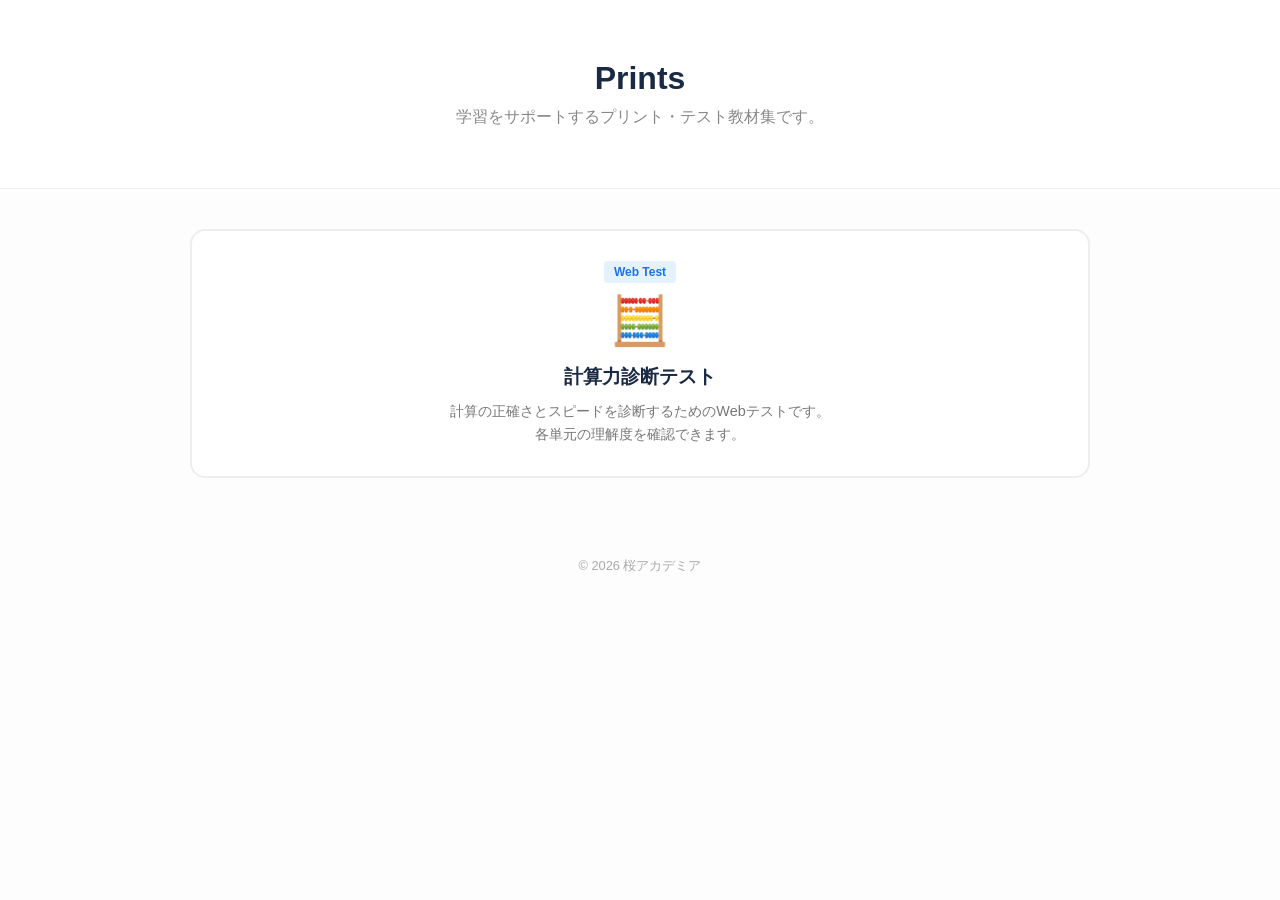
<file: prints/index.html>
<!DOCTYPE html>
<html lang="ja">

<head>
    <meta charset="UTF-8">
    <meta name="viewport" content="width=device-width, initial-scale=1.0">
    <title>Prints - 桜アカデミア</title>
    <style>
        :root {
            --primary-navy: #1a2a44;
            --accent-sakura: #ffcae0;
            --text-gray: #555555;
            --bg-light: #fdfdfd;
        }

        body {
            font-family: "Helvetica Neue", Arial, "Hiragino Kaku Gothic ProN", "Hiragino Sans", Meiryo, sans-serif;
            margin: 0;
            padding: 0;
            color: var(--text-gray);
            background-color: var(--bg-light);
            text-align: center;
        }

        header {
            padding: 60px 20px;
            background-color: #fff;
            border-bottom: 1px solid #eee;
        }

        header h1 {
            color: var(--primary-navy);
            margin: 0 0 10px 0;
            font-size: 2rem;
        }

        .category-desc {
            color: #888;
            font-size: 1rem;
            max-width: 600px;
            margin: 0 auto;
        }

        main {
            padding: 40px 20px;
            max-width: 900px;
            margin: 0 auto;
        }

        .prints-grid {
            display: grid;
            grid-template-columns: repeat(auto-fit, minmax(300px, 1fr));
            gap: 25px;
        }

        .print-card {
            background: #fff;
            border: 2px solid #eee;
            border-radius: 15px;
            padding: 30px 20px;
            text-decoration: none;
            color: var(--primary-navy);
            transition: 0.3s;
            display: flex;
            flex-direction: column;
            align-items: center;
            text-align: center;
        }

        .print-card:hover {
            border-color: var(--accent-sakura);
            transform: translateY(-5px);
            box-shadow: 0 10px 20px rgba(0, 0, 0, 0.05);
        }

        .print-icon {
            font-size: 3rem;
            margin-bottom: 15px;
        }

        .print-title {
            font-size: 1.2rem;
            font-weight: bold;
            margin-bottom: 10px;
        }

        .print-desc {
            font-size: 0.9rem;
            color: #777;
            line-height: 1.6;
        }

        .badge {
            background: #e3f2fd;
            color: #1a73e8;
            padding: 4px 10px;
            border-radius: 4px;
            font-size: 0.75rem;
            font-weight: bold;
            margin-bottom: 10px;
            display: inline-block;
        }

        footer {
            padding: 40px;
            font-size: 0.8rem;
            color: #aaa;
        }
    </style>
</head>

<body>
    <header>
        <h1>Prints</h1>
        <p class="category-desc">
            学習をサポートするプリント・テスト教材集です。
        </p>
    </header>

    <main>
        <div class="prints-grid">
            <!-- Calculation Diagnostic Test -->
            <a href="./calculation-diagnostic-test/index.html" class="print-card">
                <span class="badge">Web Test</span>
                <div class="print-icon">🧮</div>
                <div class="print-title">計算力診断テスト</div>
                <div class="print-desc">
                    計算の正確さとスピードを診断するためのWebテストです。<br>
                    各単元の理解度を確認できます。
                </div>
            </a>
        </div>
    </main>

    <footer>
        &copy; 2026 桜アカデミア
    </footer>
</body>

</html>
</file>
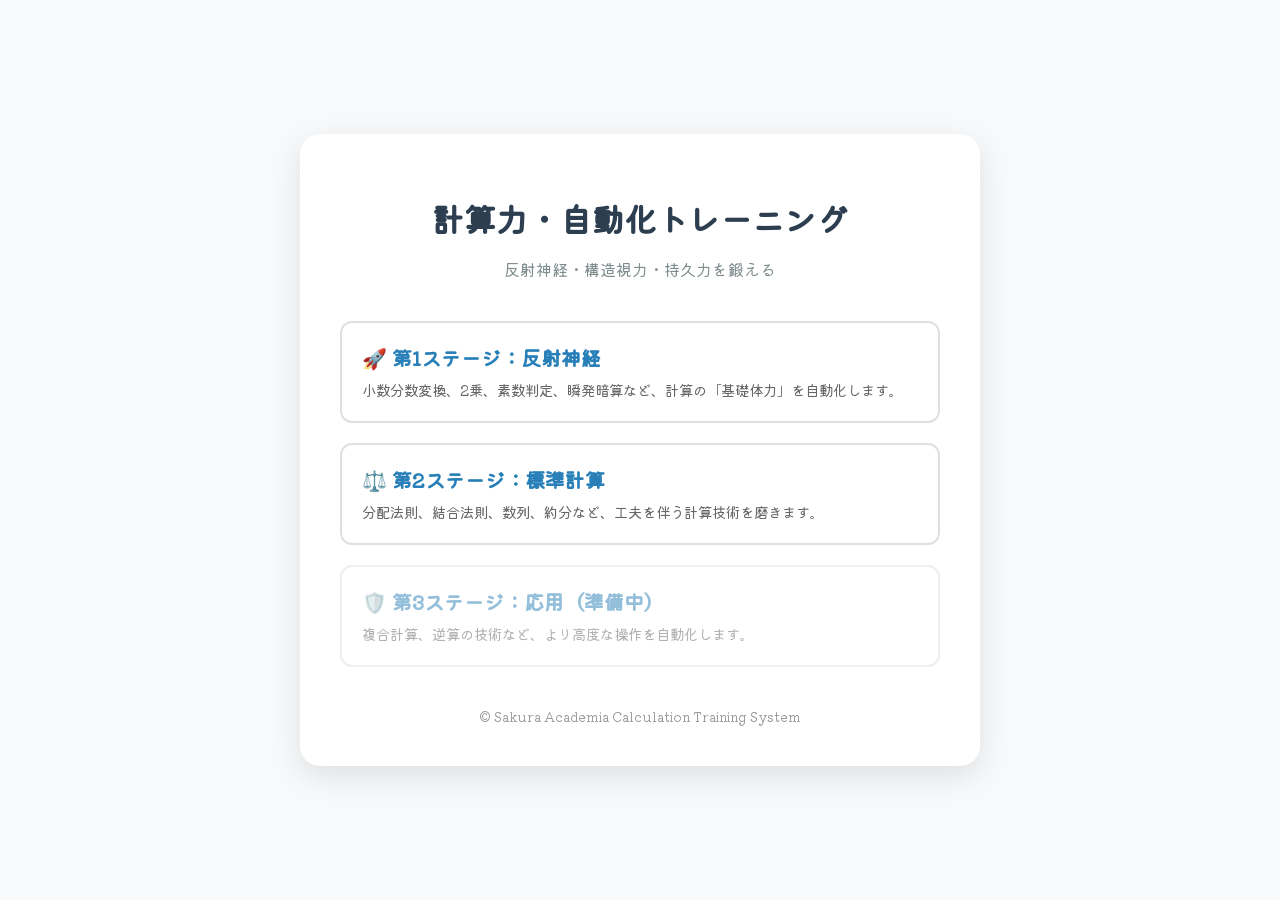
<file: prints/calculation-diagnostic-test/index.html>
<!DOCTYPE html>
<html lang="ja">

<head>
    <meta charset="UTF-8">
    <title>計算力・自動化トレーニング ポータル</title>
    <link href="https://fonts.googleapis.com/css2?family=Kiwi+Maru:wght@400;500&display=swap" rel="stylesheet">
    <style>
        body {
            font-family: 'Kiwi Maru', serif;
            background-color: #f8f9fa;
            display: flex;
            flex-direction: column;
            align-items: center;
            justify-content: center;
            min-height: 100vh;
            margin: 0;
            color: #333;
        }

        .portal-container {
            text-align: center;
            background: white;
            padding: 40px;
            border-radius: 20px;
            box-shadow: 0 10px 30px rgba(0, 0, 0, 0.1);
            max-width: 600px;
            width: 90%;
        }

        h1 {
            color: #2c3e50;
            margin-bottom: 10px;
        }

        .subtitle {
            color: #7f8c8d;
            margin-bottom: 40px;
        }

        .stage-links {
            display: grid;
            gap: 20px;
        }

        .stage-card {
            display: block;
            text-decoration: none;
            background: #fff;
            border: 2px solid #e0e0e0;
            padding: 20px;
            border-radius: 12px;
            transition: all 0.3s ease;
            text-align: left;
        }

        .stage-card:hover {
            border-color: #3498db;
            background: #ebf5fb;
            transform: translateY(-5px);
            box-shadow: 0 5px 15px rgba(52, 152, 219, 0.2);
        }

        .stage-title {
            font-size: 1.25rem;
            font-weight: bold;
            color: #2980b9;
            margin-bottom: 5px;
            display: block;
        }

        .stage-desc {
            font-size: 0.9rem;
            color: #666;
        }

        .footer {
            margin-top: 40px;
            font-size: 0.8rem;
            color: #999;
        }
    </style>
</head>

<body>

    <div class="portal-container">
        <h1>計算力・自動化トレーニング</h1>
        <p class="subtitle">反射神経・構造視力・持久力を鍛える</p>

        <div class="stage-links">
            <a href="stage1.html" class="stage-card">
                <span class="stage-title">🚀 第1ステージ：反射神経</span>
                <span class="stage-desc">小数分数変換、2乗、素数判定、瞬発暗算など、計算の「基礎体力」を自動化します。</span>
            </a>

            <a href="stage2.html" class="stage-card">
                <span class="stage-title">⚖️ 第2ステージ：標準計算</span>
                <span class="stage-desc">分配法則、結合法則、数列、約分など、工夫を伴う計算技術を磨きます。</span>
            </a>

            <div class="stage-card" style="opacity: 0.5; cursor: not-allowed;">
                <span class="stage-title">🛡️ 第3ステージ：応用（準備中）</span>
                <span class="stage-desc">複合計算、逆算の技術など、より高度な操作を自動化します。</span>
            </div>
        </div>

        <div class="footer">
            &copy; Sakura Academia Calculation Training System
        </div>
    </div>

</body>

</html>
</file>
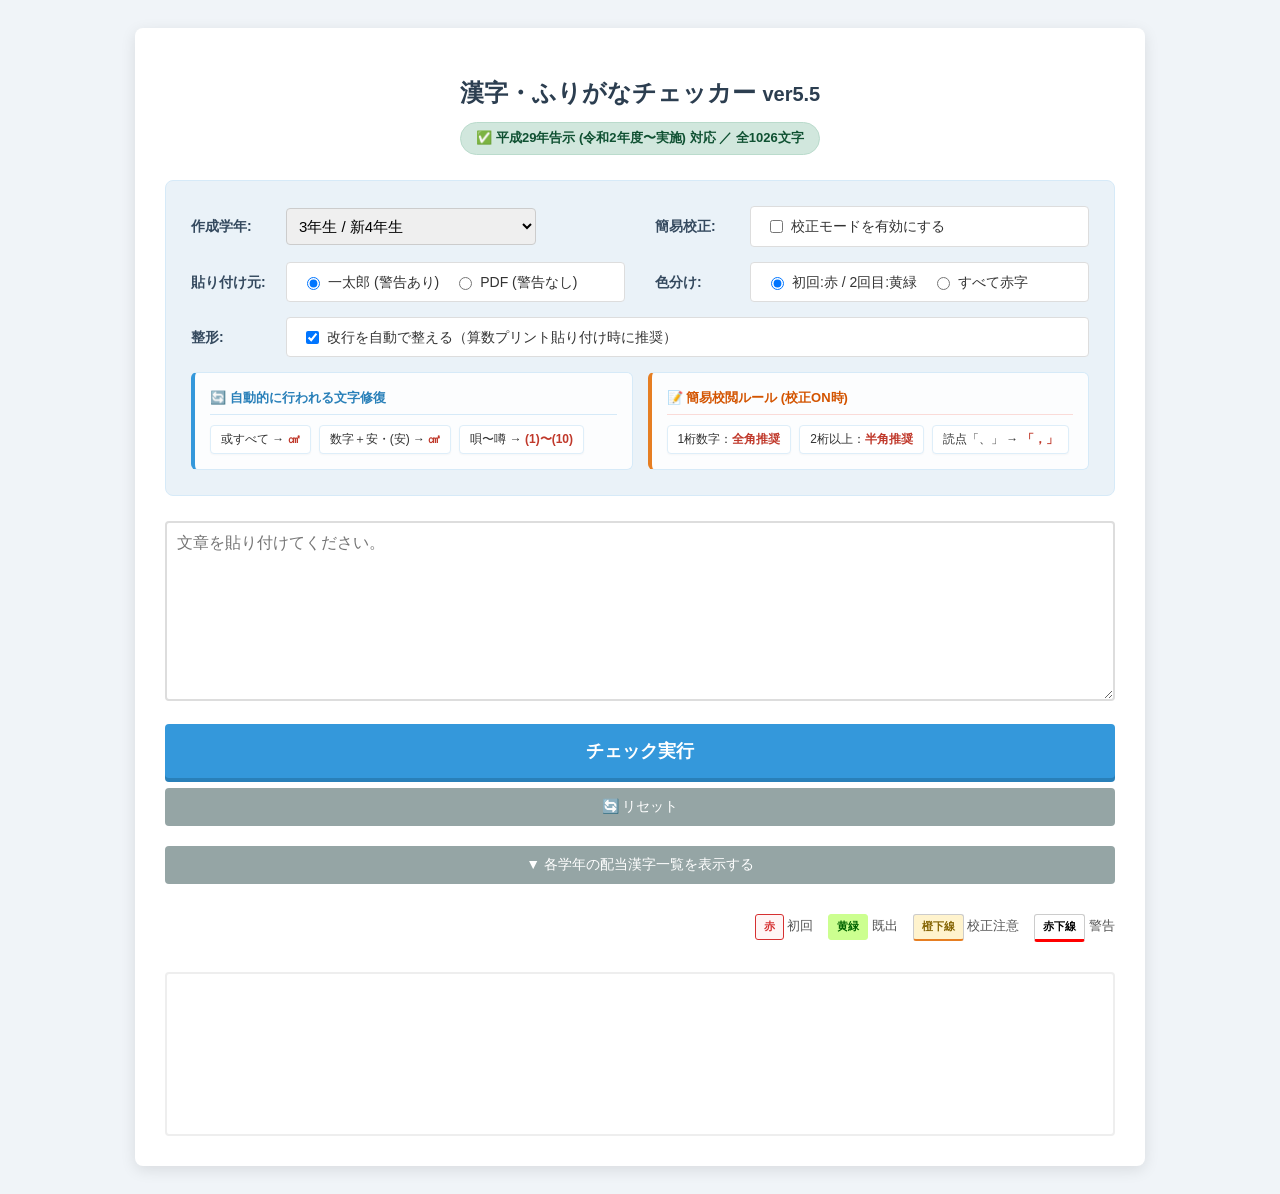
<file: kanji-checker.html>
<!DOCTYPE html>
<html lang="ja">

<head>
    <meta charset="UTF-8">
    <meta name="viewport" content="width=device-width, initial-scale=1.0">
    <title>漢字・ふりがなチェッカー - 桜アカデミア</title>
    <style>
        body {
            font-family: "Helvetica Neue", Arial, "Hiragino Kaku Gothic ProN", "Hiragino Sans", Meiryo, sans-serif;
            background-color: #f0f4f8;
            color: #333;
            padding: 20px;
            line-height: 1.6;
        }

        .container {
            max-width: 950px;
            margin: 0 auto;
            background: #fff;
            padding: 30px;
            border-radius: 8px;
            box-shadow: 0 4px 15px rgba(0, 0, 0, 0.1);
        }

        h1 {
            text-align: center;
            color: #2c3e50;
            margin-bottom: 10px;
            font-size: 24px;
        }

        .version-badge {
            text-align: center;
            margin-bottom: 25px;
        }

        .version-badge span {
            display: inline-block;
            background-color: #d1e7dd;
            color: #0f5132;
            padding: 5px 15px;
            border-radius: 20px;
            font-size: 13px;
            font-weight: bold;
            border: 1px solid #badbcc;
        }

        /* コントロールエリア */
        .controls {
            background: #eaf2f8;
            padding: 25px;
            border-radius: 8px;
            margin-bottom: 25px;
            border: 1px solid #d6eaf8;
            display: grid;
            grid-template-columns: repeat(auto-fit, minmax(400px, 1fr));
            gap: 15px 30px;
        }

        .control-row {
            display: flex;
            align-items: center;
            gap: 10px;
        }

        .control-row.full-width {
            grid-column: 1 / -1;
        }

        .control-label {
            font-weight: bold;
            font-size: 14px;
            color: #34495e;
            min-width: 85px;
            display: inline-block;
        }

        select {
            padding: 8px;
            font-size: 15px;
            border-radius: 4px;
            border: 1px solid #ccc;
            flex-grow: 1;
            max-width: 250px;
        }

        .radio-group,
        .checkbox-group {
            display: flex;
            gap: 15px;
            align-items: center;
            background: #fff;
            padding: 8px 15px;
            border-radius: 4px;
            border: 1px solid #ddd;
            flex-grow: 1;
        }

        .radio-group label,
        .checkbox-group label {
            font-weight: normal;
            cursor: pointer;
            display: flex;
            align-items: center;
            gap: 5px;
            margin: 0;
            font-size: 14px;
        }

        /* 情報表示エリア */
        .mojibake-info-container {
            grid-column: 1 / -1;
            display: grid;
            grid-template-columns: 1fr 1fr;
            gap: 15px;
        }

        .info-section {
            background-color: #fcfdfe;
            border: 1px solid #d6eaf8;
            border-radius: 6px;
            padding: 15px;
            font-size: 12px;
        }

        .info-section b {
            display: block;
            margin-bottom: 10px;
            padding-bottom: 5px;
            font-size: 13px;
        }

        .section-auto {
            border-left: 4px solid #3498db;
        }

        .section-auto b {
            color: #2980b9;
            border-bottom: 1px solid #d6eaf8;
        }

        .section-proof {
            border-left: 4px solid #e67e22;
        }

        .section-proof b {
            color: #d35400;
            border-bottom: 1px solid #fadbd8;
        }

        .mojibake-list {
            display: flex;
            flex-wrap: wrap;
            gap: 8px;
        }

        .mojibake-item {
            background: #fff;
            padding: 4px 10px;
            border-radius: 4px;
            border: 1px solid #deeef9;
            box-shadow: 0 1px 2px rgba(0, 0, 0, 0.03);
        }

        .mojibake-item strong {
            color: #c0392b;
        }

        textarea {
            width: 100%;
            height: 180px;
            padding: 10px;
            border: 2px solid #ddd;
            border-radius: 4px;
            font-size: 16px;
            box-sizing: border-box;
            margin-bottom: 15px;
            font-family: inherit;
        }

        .btn-main {
            width: 100%;
            padding: 15px;
            background-color: #3498db;
            color: white;
            border: none;
            border-radius: 4px;
            font-size: 18px;
            cursor: pointer;
            font-weight: bold;
            transition: background 0.3s;
            box-shadow: 0 4px 0 #2980b9;
            margin-bottom: 10px;
        }

        .btn-main:hover {
            background-color: #2980b9;
            box-shadow: 0 2px 0 #2980b9;
            transform: translateY(2px);
        }

        .btn-sub {
            width: 100%;
            padding: 10px;
            background-color: #95a5a5;
            color: white;
            border: none;
            border-radius: 4px;
            font-size: 14px;
            cursor: pointer;
            transition: background 0.3s;
            margin-bottom: 20px;
        }

        #kanjiReference {
            display: none;
            margin-top: 10px;
            padding: 20px;
            background: #f9f9f9;
            border: 1px dashed #ccc;
            border-radius: 6px;
        }

        .grade-block {
            margin-bottom: 15px;
            padding-bottom: 10px;
            border-bottom: 1px solid #eee;
        }

        .grade-title {
            font-weight: bold;
            color: #2c3e50;
            font-size: 15px;
            margin-bottom: 5px;
            display: flex;
            justify-content: space-between;
        }

        .grade-count {
            background: #34495e;
            color: #fff;
            padding: 2px 8px;
            border-radius: 10px;
            font-size: 12px;
        }

        .kanji-list {
            font-size: 14px;
            word-break: break-all;
            letter-spacing: 2px;
            color: #555;
        }

        #outputArea {
            margin-top: 30px;
            padding: 30px;
            border: 2px solid #eee;
            border-radius: 4px;
            background-color: #fff;
            font-size: 18px;
            line-height: 4.0;
            min-height: 100px;
        }

        /* 共通警告基準 */
        .kanji-target,
        .typo-alert {
            font-weight: bold;
            border-radius: 2px;
            padding: 0 2px;
            position: relative;
        }

        /* 漢字色分け */
        .mode-split .kanji-first {
            color: #d63031;
            background-color: #fff5f5;
        }

        .mode-split .kanji-repeat {
            color: #006400;
            background-color: #ccff90;
        }

        .mode-allred .kanji-first,
        .mode-allred .kanji-repeat {
            color: #d63031;
            font-weight: bold;
            background-color: #fff5f5;
        }

        /* 校正注意用スタイル [UPDATE] */
        .typo-alert {
            background-color: #fff3cd;
            color: #856404;
            border-bottom: 4px solid #e67e22 !important;
        }

        .typo-alert::after {
            content: attr(data-hint);
            position: absolute;
            top: 100%;
            left: 50%;
            transform: translateX(-50%);
            font-size: 10px;
            color: #d35400;
            font-weight: bold;
            white-space: nowrap;
            line-height: 1;
            pointer-events: none;
            padding-top: 5px;
            z-index: 10;
        }

        /* 漢字警告 */
        .warning-missing-furigana,
        .warning-extra-furigana,
        .warning-check-furigana {
            border-bottom: 4px solid #ff0000 !important;
            background-color: transparent !important;
        }

        .warning-missing-furigana::after,
        .warning-extra-furigana::after,
        .warning-check-furigana::after {
            position: absolute;
            top: 100%;
            left: 50%;
            transform: translateX(-50%);
            font-size: 10px;
            color: #ff0000;
            font-weight: bold;
            white-space: nowrap;
            line-height: 1;
            pointer-events: none;
            padding-top: 5px;
        }

        .warning-missing-furigana::after {
            content: "ふりがな必要！";
        }

        .warning-extra-furigana::after {
            content: "ふりがな不要！";
        }

        .warning-check-furigana::after {
            content: "ルビ違い？";
        }

        .legend {
            margin-top: 10px;
            font-size: 13px;
            color: #555;
            display: flex;
            flex-wrap: wrap;
            gap: 15px;
            justify-content: flex-end;
        }

        .badge {
            padding: 3px 8px;
            border-radius: 3px;
            font-weight: bold;
            border: 1px solid #ccc;
            font-size: 11px;
            display: inline-block;
        }

        .badge-warn {
            border-bottom: 3px solid red;
            color: black;
            font-weight: bold;
        }

        .badge-typo {
            background-color: #fff3cd;
            color: #856404;
            border-bottom: 2px solid #e67e22;
        }

        @media (max-width: 800px) {
            .mojibake-info-container {
                grid-template-columns: 1fr;
            }
        }
    </style>
</head>

<body>

    <div class="container">
        <h1>漢字・ふりがなチェッカー <small>ver5.5</small></h1>

        <div class="version-badge">
            <span>✅ 平成29年告示 (令和2年度〜実施) 対応 ／ 全1026文字</span>
        </div>

        <div class="controls">
            <div class="control-row">
                <span class="control-label">作成学年:</span>
                <select id="gradeSelect">
                    <option value="1">1年生 / 新2年生</option>
                    <option value="2">2年生 / 新3年生</option>
                    <option value="3" selected>3年生 / 新4年生</option>
                    <option value="4">4年生 / 新5年生</option>
                    <option value="5">5年生 / 新6年生</option>
                    <option value="6">6年生</option>
                </select>
            </div>
            <div class="control-row">
                <span class="control-label">簡易校正:</span>
                <div class="checkbox-group">
                    <label><input type="checkbox" id="proofreadMode"> 校正モードを有効にする</label>
                </div>
            </div>
            <div class="control-row">
                <span class="control-label">貼り付け元:</span>
                <div class="radio-group">
                    <label><input type="radio" name="sourceMode" value="ichitaro" checked> 一太郎 (警告あり)</label>
                    <label><input type="radio" name="sourceMode" value="pdf"> PDF (警告なし)</label>
                </div>
            </div>
            <div class="control-row">
                <span class="control-label">色分け:</span>
                <div class="radio-group">
                    <label><input type="radio" name="colorMode" value="split" checked> 初回:赤 / 2回目:黄緑</label>
                    <label><input type="radio" name="colorMode" value="allred"> すべて赤字</label>
                </div>
            </div>
            <div class="control-row full-width">
                <span class="control-label">整形:</span>
                <div class="checkbox-group">
                    <label><input type="checkbox" id="formatText" checked> 改行を自動で整える（算数プリント貼り付け時に推奨）</label>
                </div>
            </div>
            <div class="mojibake-info-container">
                <div class="info-section section-auto">
                    <b>🔄 自動的に行われる文字修復</b>
                    <div class="mojibake-list">
                        <div class="mojibake-item">或すべて → <strong>㎠</strong></div>
                        <div class="mojibake-item">数字＋安・(安) → <strong>㎤</strong></div>
                        <div class="mojibake-item">唄〜噂 → <strong>(1)〜(10)</strong></div>
                    </div>
                </div>
                <div class="info-section section-proof">
                    <b>📝 簡易校閲ルール (校正ON時)</b>
                    <div class="mojibake-list">
                        <div class="mojibake-item">1桁数字：<strong>全角推奨</strong></div>
                        <div class="mojibake-item">2桁以上：<strong>半角推奨</strong></div>
                        <div class="mojibake-item">読点「、」 → <strong>「，」</strong></div>
                    </div>
                </div>
            </div>
        </div>

        <textarea id="inputText" placeholder="文章を貼り付けてください。"></textarea>
        <button class="btn-main" onclick="analyzeText()">チェック実行</button>
        <button class="btn-sub" onclick="resetAll()">🔄 リセット</button>
        <button class="btn-sub" onclick="toggleKanjiList()" id="toggleBtn">▼ 各学年の配当漢字一覧を表示する</button>
        <div id="kanjiReference"></div>
        <div class="legend">
            <span><span class="badge" style="background:#fff5f5; color:#d63031; border-color:#d63031;">赤</span>
                初回</span>
            <span><span class="badge" style="background:#ccff90; color:#006400; border-color:#ccff90;">黄緑</span>
                既出</span>
            <span><span class="badge-typo badge">橙下線</span> 校正注意</span>
            <span><span class="badge badge-warn">赤下線</span> 警告</span>
        </div>
        <div id="outputArea" class="mode-split"></div>
    </div>

    <script>
        const kanjiDb = {
            1: "一右雨円王音下火花貝学気九休玉金空月犬見五口校左三山子四糸字耳七車手十出女小上森人水正生青夕石赤千川先早草足村大男竹中虫町天田土二日入年白八百文木本名目立力林六",
            2: "引羽雲園遠何科夏家歌画回会海絵外角楽活間丸岩顔汽記帰弓牛魚京強教近兄形計元言原戸古午後語工公広交光考行高黄合谷国黒今才細作算止市矢姉思紙寺自時室社弱首秋週春書少場色食心新親図数西声星晴切雪船線前組走多太体台地池知茶昼長鳥朝直通弟店点電刀冬当東答頭同道読内南肉馬売買麦半番父風分聞米歩母方北毎妹万明鳴毛門夜野友用曜来里理話",
            3: "悪安暗医委意育員院飲運泳駅央横屋温化荷界開階寒感漢館岸起期客究急級宮球去橋業曲局銀区苦具君係軽血決研県庫湖向幸港号根祭皿仕死使始指歯詩次事持式実写者主守取酒受州拾終習集住重宿所暑助昭消商章勝乗植申身神真深進世整昔全相送想息速族他打対待代第題炭短談着注柱丁帳調追定庭笛鉄転都度投豆島湯登等動童農波配倍箱畑発反坂板皮悲美鼻筆氷表秒病品負部服福物平返勉放味命面問役薬由油有遊予羊洋葉陽様落流旅両緑礼列練路和",
            4: "愛案以衣位茨印英栄媛塩岡億加果貨課芽賀改械害街各覚潟完官管関観願岐希季旗器機議求泣給挙漁共協鏡競極熊訓軍郡群径景芸欠結建健験固功好香候康佐差菜最埼材崎昨札刷察参産散残氏司試児治滋辞鹿失借種周祝順初松笑唱焼照城縄臣信井成省清静席積折節説浅戦選然争倉巣束側続卒孫帯隊達単置仲沖兆低底的典伝徒努灯働特徳栃奈梨熱念敗梅博阪飯飛必票標不夫付府阜富副兵別辺変便包法望牧末満未民無約勇要養浴利陸良料量輪類令冷例連老労録",
            5: "圧囲移因永営衛易益液演応往桜可仮価河過快解格確額刊幹慣眼紀基寄規喜技義逆久旧救居許境均禁句型経潔件険検限現減故個護効厚耕航鉱構興講告混査再災妻採際在財罪殺雑酸賛士支史志枝師資飼示似識質舎謝授修述術準序招証象賞条状常情織職制性政勢精製税責績接設絶祖素総造像増則測属率損貸態団断築貯張停提程適統堂銅導得毒独任燃能破犯判版比肥非費備評貧布婦武復複仏粉編弁保墓報豊防貿暴脈務夢迷綿輸余容略留領歴",
            6: "胃異遺域宇映延沿恩我灰拡革閣割株干巻看難簡危机揮貴疑吸供胸郷勤筋系敬警劇激穴券絹権憲源厳己呼誤后孝皇紅降鋼刻穀骨困砂座済裁策冊蚕至私姿視詞誌磁射捨尺若樹収宗就衆従縦縮熟純処署諸除承将傷障蒸針仁垂推寸盛聖誠舌宣専泉洗染銭善奏窓創装層操蔵臓存尊退宅担探誕段暖値宙忠著庁頂腸潮賃痛敵展討党糖届難乳認納脳派拝背肺俳班晩否批秘俵腹奮並陛閉片補暮宝訪亡忘棒枚幕密盟模訳郵優預幼欲翌乱卵覧裏律臨朗論"
        };

        const mojibakeMap = { '唄': '(1)', '欝': '(2)', '蔚': '(3)', '鰻': '(4)', '姥': '(5)', '厩': '(6)', '浦': '(7)', '瓜': '(8)', '閏': '(9)', '噂': '(10)' };

        window.onload = function () {
            const refArea = document.getElementById("kanjiReference");
            let html = "";
            for (let g = 1; g <= 6; g++) {
                const count = kanjiDb[g].length;
                html += `<div class="grade-block"><div class="grade-title"><span>${g}年生</span><span class="grade-count">${count}文字</span></div><div class="kanji-list">${kanjiDb[g]}</div></div>`;
            }
            refArea.innerHTML = html;
        };

        function toggleKanjiList() {
            const refArea = document.getElementById("kanjiReference");
            const btn = document.getElementById("toggleBtn");
            const isOpen = refArea.style.display === "block";
            refArea.style.display = isOpen ? "none" : "block";
            btn.innerText = isOpen ? "▼ 各学年の配当漢字一覧を表示する" : "▲ 一覧を閉じる";
        }

        function getFuriganaAt(text, index) {
            if (index >= text.length) return null;
            const nextChar = text[index];
            if (nextChar === "（" || nextChar === "(") {
                const closing = (nextChar === "（") ? "）" : ")";
                const endIdx = text.indexOf(closing, index);
                if (endIdx !== -1) return text.substring(index + 1, endIdx);
            }
            return null;
        }

        function analyzeText() {
            let text = document.getElementById("inputText").value;
            const targetGradeStart = parseInt(document.getElementById("gradeSelect").value);
            const proofreadOn = document.getElementById("proofreadMode").checked;
            const outputArea = document.getElementById("outputArea");
            const colorMode = document.querySelector('input[name="colorMode"]:checked').value;
            const sourceMode = document.querySelector('input[name="sourceMode"]:checked').value;
            outputArea.className = (colorMode === "allred") ? "mode-allred" : "mode-split";

            text = text.replace(/[\(（]或[\)）]/g, '㎠').replace(/或/g, '㎠');
            text = text.replace(/[\(（]安[\)）]/g, '㎤').replace(/([0-9０-９])安/g, '$1㎤');

            if (proofreadOn) {
                // 読点
                text = text.replace(/、/g, `__TYPO_START__、__TYPO_END__HINT__カンマに直して！__`);
                // 数字
                text = text.replace(/[0-9０-９\.．]+/g, (match) => {
                    const len = match.replace(/[\.．]/g, '').length;
                    const hasFull = /[０-９．]/.test(match);
                    const hasHalf = /[0-9\.]/.test(match);
                    if (len === 1 && hasHalf) return `__TYPO_START__${match}__TYPO_END__HINT__全角にして！__`;
                    if (len >= 2 && hasFull) return `__TYPO_START__${match}__TYPO_END__HINT__半角にして！__`;
                    return match;
                });
            }
            for (const [key, val] of Object.entries(mojibakeMap)) { text = text.replaceAll(key, val); }
            if (document.getElementById("formatText")?.checked !== false) {
                text = text.replace(/\n{3,}/g, '__DOUBLE__').replace(/\n{2}/g, '__SINGLE__').replace(/\n/g, '').replace(/__DOUBLE__/g, '\n\n').replace(/__SINGLE__/g, '\n');
            }

            let seenKanjiFuriMap = {};
            let finalHtml = "";
            text.split('\n').forEach((line) => {
                let lineHtml = "";
                for (let i = 0; i < line.length; i++) {
                    if (line.startsWith("__TYPO_START__", i)) {
                        const endIdx = line.indexOf("__TYPO_END__", i);
                        const hintIdx = line.indexOf("__HINT__", endIdx);
                        const typoWord = line.substring(i + 14, endIdx);
                        const hintText = line.substring(hintIdx + 8, line.indexOf("__", hintIdx + 8));
                        lineHtml += `<span class="typo-alert" data-hint="${hintText}">${typoWord}</span>`;
                        i = line.indexOf("__", hintIdx + 8) + 1; continue;
                    }
                    const char = line[i];
                    const charGrade = getKanjiGrade(char);
                    if (charGrade !== null && charGrade >= targetGradeStart) {
                        const currentFuri = getFuriganaAt(line, i + 1);
                        let isFirst = !(char in seenKanjiFuriMap);
                        let cssClass = "kanji-target " + (isFirst ? "kanji-first" : "kanji-repeat");
                        if (isFirst) seenKanjiFuriMap[char] = currentFuri;
                        if (sourceMode === 'ichitaro') {
                            if (colorMode === "allred" && !currentFuri) cssClass += " warning-missing-furigana";
                            else if (colorMode === "split") {
                                if (isFirst && !currentFuri) cssClass += " warning-missing-furigana";
                                else if (!isFirst && currentFuri) {
                                    if (seenKanjiFuriMap[char] !== currentFuri) cssClass += " warning-check-furigana";
                                    else cssClass += " warning-extra-furigana";
                                }
                            }
                        }
                        lineHtml += `<span class="${cssClass}">${char}</span>`;
                    } else if (charGrade !== null && charGrade < targetGradeStart && sourceMode === 'ichitaro') {
                        // 対象学年未満の漢字にひらがなのふりがなが付いていたら警告
                        const unnecessaryFuri = getFuriganaAt(line, i + 1);
                        if (unnecessaryFuri !== null && /^[\u3041-\u3096]+$/.test(unnecessaryFuri)) {
                            lineHtml += `<span class="kanji-target warning-extra-furigana">${char}</span>`;
                        } else {
                            lineHtml += char;
                        }
                    } else { lineHtml += char; }
                }
                finalHtml += lineHtml + "<br>";
            });
            outputArea.innerHTML = finalHtml;
        }
        function resetAll() {
            document.getElementById("inputText").value = "";
            document.getElementById("outputArea").innerHTML = "";
        }

        function getKanjiGrade(char) {
            for (let g = 1; g <= 6; g++) { if (kanjiDb[g].includes(char)) return g; }
            return char.match(/[\u4E00-\u9FFF]/) ? 7 : null;
        }
    </script>

</body>

</html>
</file>
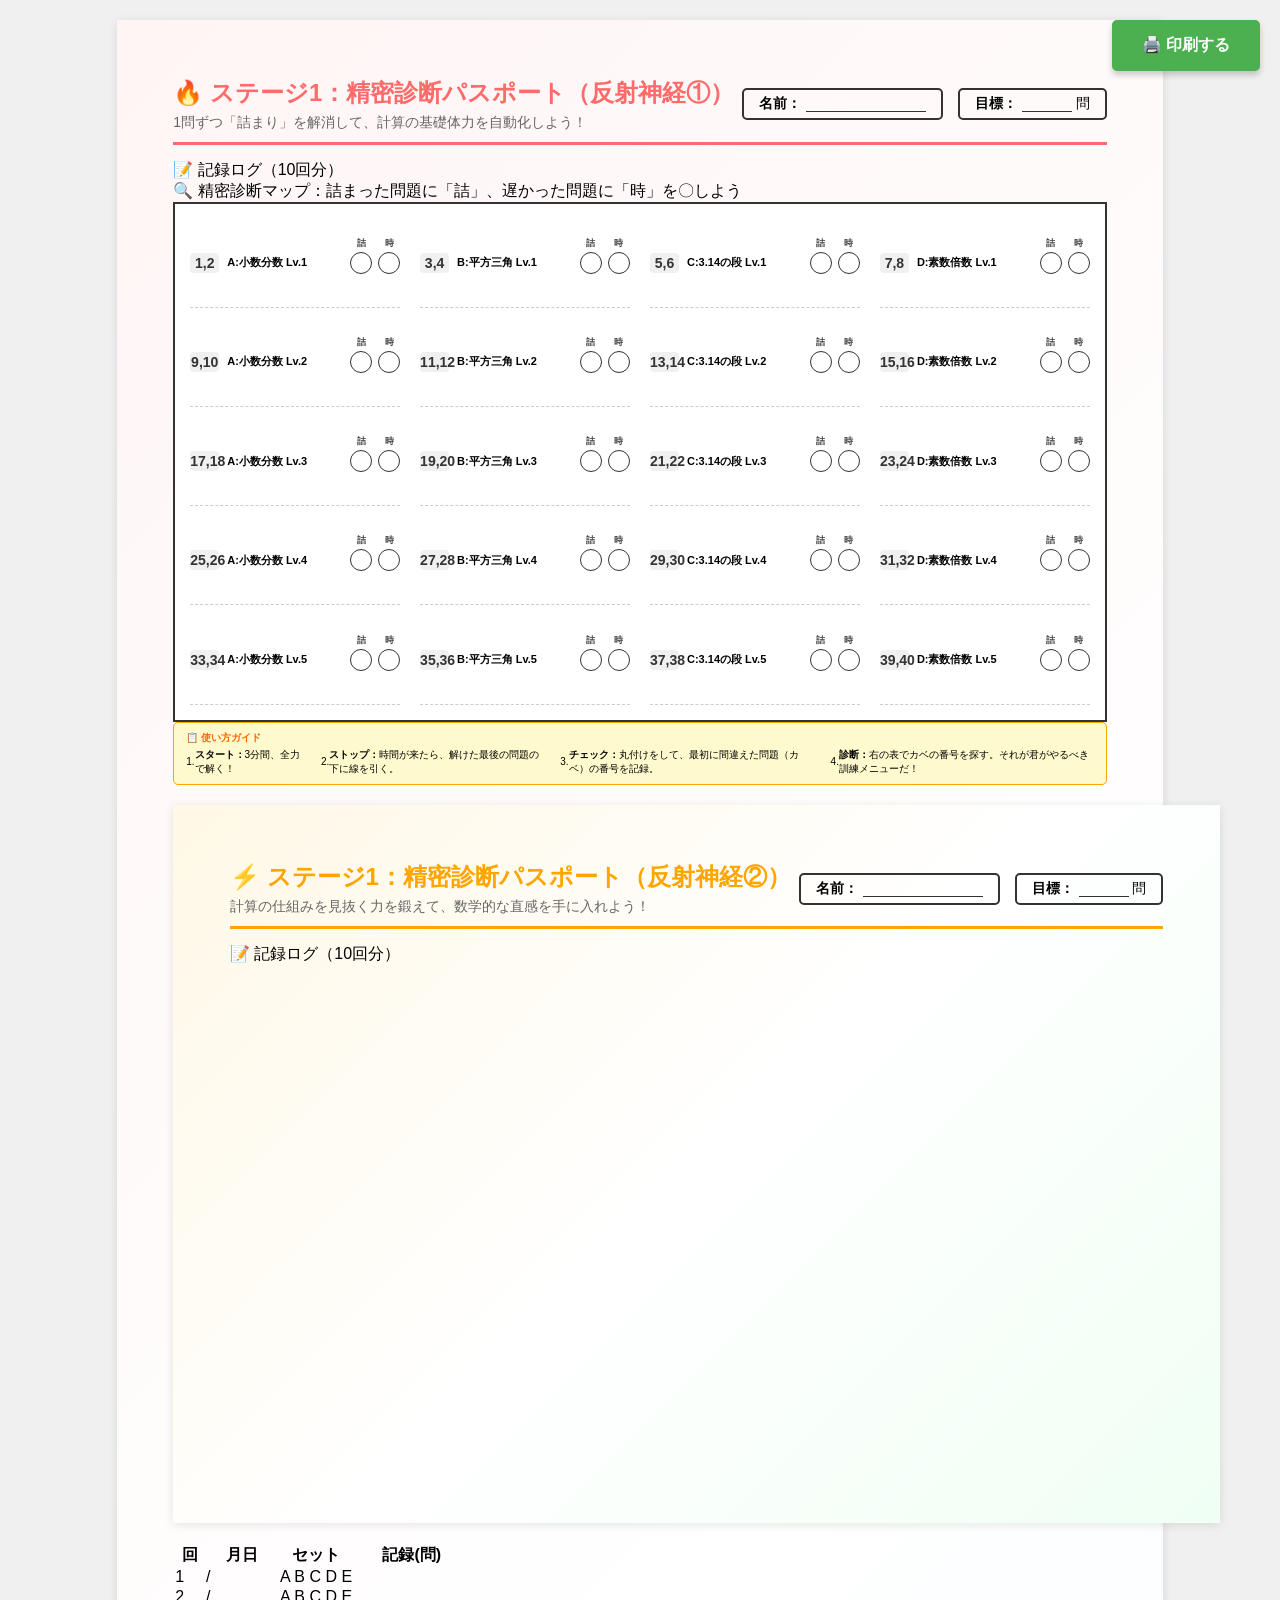
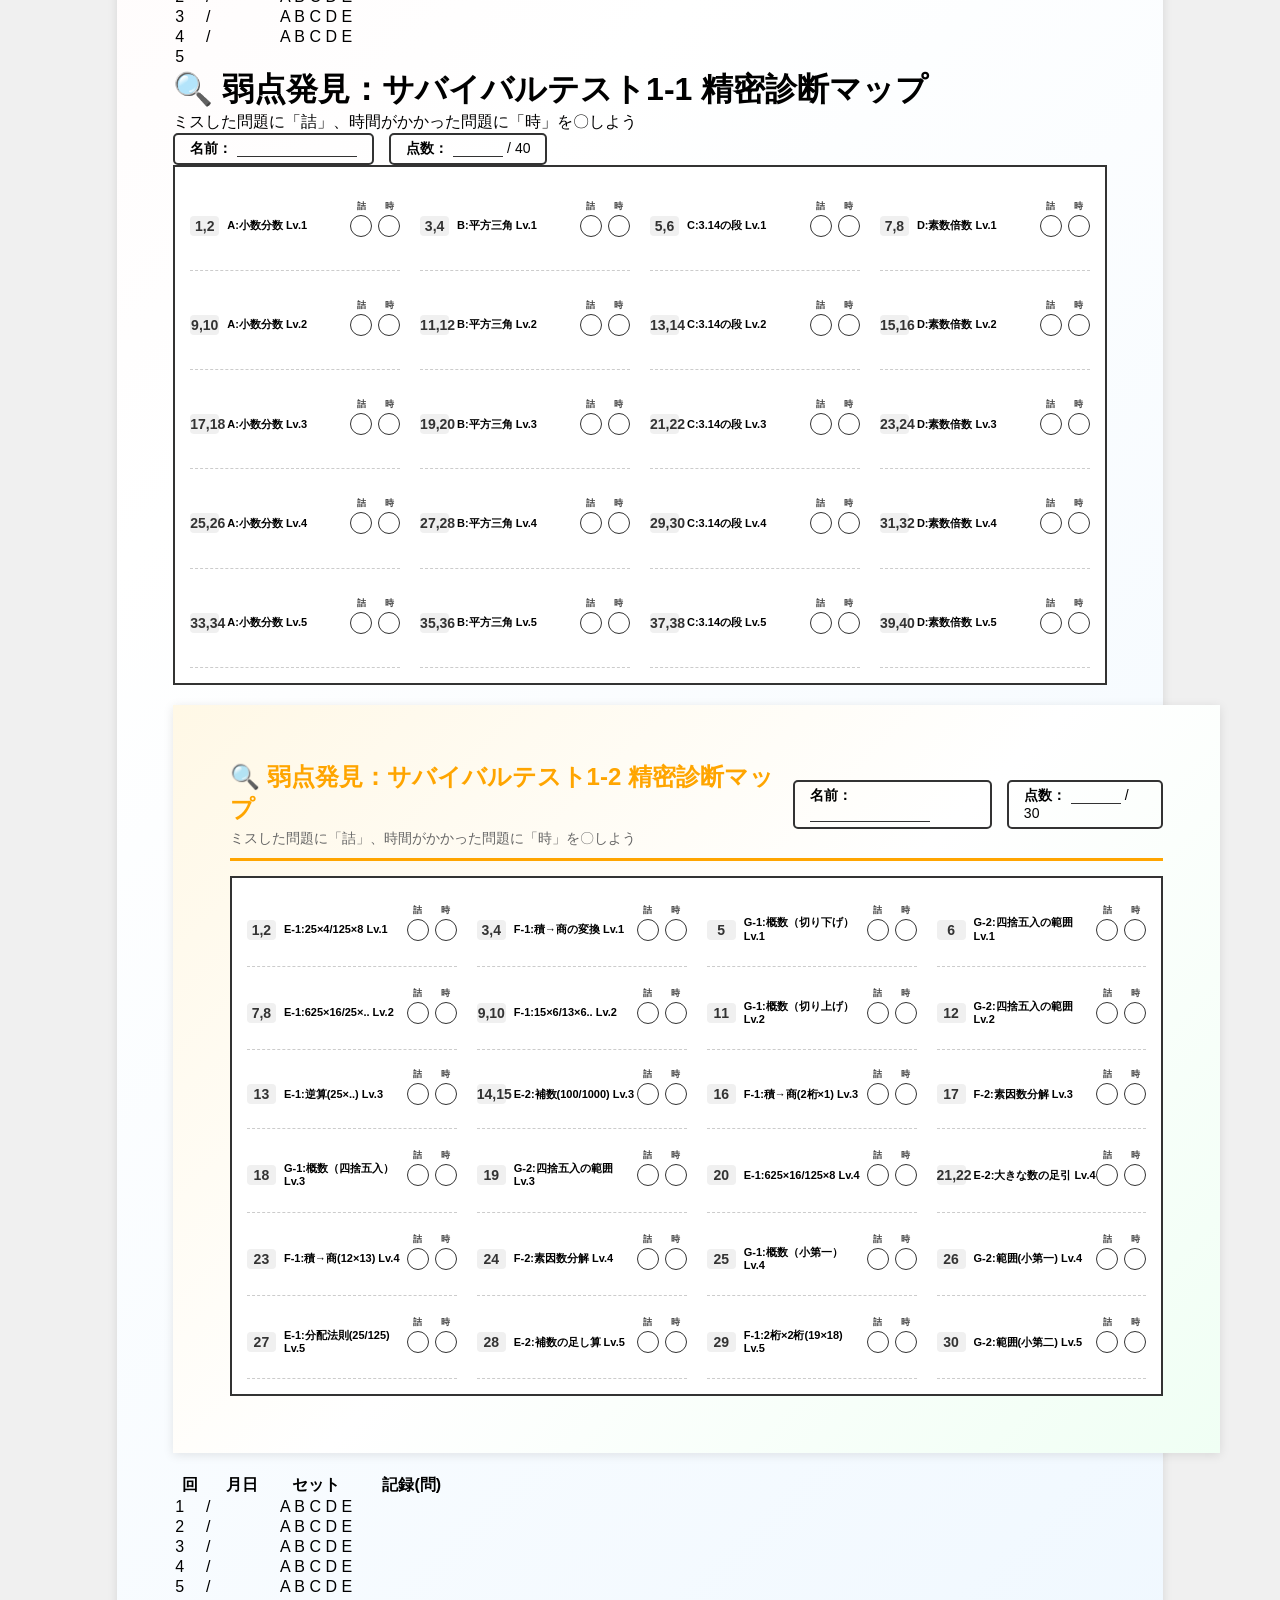
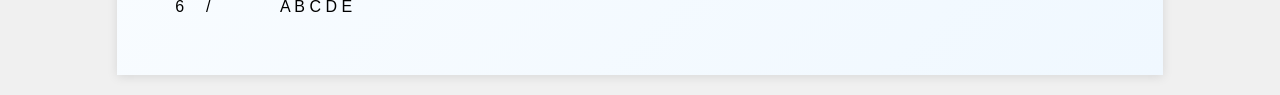
<file: prints/calculation-diagnostic-test/record-passport.html>
<!DOCTYPE html>
<html lang="ja">

<head>
    <meta charset="UTF-8">
    <meta name="viewport" content="width=device-width, initial-scale=1.0">
    <title>ストリーク・チャレンジ 攻略パスポート</title>
    <style>
        * {
            margin: 0;
            padding: 0;
            box-sizing: border-box;
        }

        body {
            font-family: 'Noto Sans JP', 'Yu Gothic', 'Hiragino Kaku Gothic ProN', sans-serif;
            background: #f0f0f0;
            padding: 0;
        }

        @page {
            size: A4 landscape;
            margin: 10mm;
        }

        @media print {
            body {
                background: white;
            }

            .page {
                page-break-after: always;
                margin: 0;
            }

            .no-print {
                display: none;
            }
        }

        .page {
            width: 277mm;
            min-height: 190mm;
            background: white;
            margin: 20px auto;
            padding: 15mm;
            box-shadow: 0 2px 10px rgba(0, 0, 0, 0.1);
            position: relative;
        }

        /* ステージ別の背景グラデーション */
        .stage1 {
            background: linear-gradient(135deg, #fff5f5 0%, #ffffff 50%, #f0f8ff 100%);
        }

        .stage2 {
            background: linear-gradient(135deg, #fff8e6 0%, #ffffff 50%, #f0fff4 100%);
        }

        /* ヘッダー */
        .header {
            display: flex;
            justify-content: space-between;
            align-items: center;
            margin-bottom: 15px;
            padding-bottom: 10px;
            border-bottom: 3px solid #333;
        }

        .stage1 .header {
            border-bottom-color: #ff6b6b;
        }

        .stage2 .header {
            border-bottom-color: #ffa500;
        }

        .title-area h1 {
            font-size: 24px;
            font-weight: 900;
            margin-bottom: 5px;
        }

        .stage1 .title-area h1 {
            color: #ff6b6b;
        }

        .stage2 .title-area h1 {
            color: #ffa500;
        }

        .title-area .subtitle {
            font-size: 14px;
            color: #666;
            font-weight: normal;
        }

        .info-boxes {
            display: flex;
            gap: 15px;
        }

        .info-box {
            border: 2px solid #333;
            padding: 5px 15px;
            border-radius: 5px;
            font-size: 14px;
        }

        .info-box label {
            font-weight: bold;
            margin-right: 5px;
        }

        .info-box input {
            border: none;
            border-bottom: 1px solid #333;
            width: 120px;
            font-size: 14px;
            background: transparent;
        }

        /* 精密診断マップ中心のレイアウト：1カラム全幅・全高 */
        .main-layout {
            display: block;
            margin-bottom: 0;
        }

        .diagnostic-section {
            width: 100%;
        }

        /* 診断チェックリスト（4カラムに拡大、余白の最適化） */
        .checklist-grid {
            display: grid;
            grid-template-columns: repeat(4, 1fr);
            gap: 10px 20px;
            border: 2px solid #333;
            padding: 15px;
            background: #fff;
            min-height: 520px;
            /* 紙面の下部まで広げる */
        }

        .check-item {
            display: grid;
            grid-template-columns: 35px 1fr 50px;
            align-items: center;
            border-bottom: 1px dashed #ccc;
            padding: 6px 0;
            font-size: 12px;
        }

        .q-num {
            font-weight: bold;
            color: #333;
            text-align: center;
            font-size: 14px;
            background: #f0f0f0;
            border-radius: 4px;
            margin-right: 6px;
            padding: 2px 0;
        }

        .menu-name {
            font-size: 11px;
            line-height: 1.2;
            padding-left: 2px;
            font-weight: bold;
        }

        .check-boxes {
            display: flex;
            justify-content: space-around;
            gap: 6px;
        }

        .check-circle {
            width: 22px;
            height: 22px;
            border: 1.5px solid #333;
            border-radius: 50%;
            display: inline-block;
            position: relative;
        }

        .check-label {
            position: absolute;
            top: -16px;
            left: 50%;
            transform: translateX(-50%);
            font-size: 9px;
            color: #444;
            font-weight: bold;
            white-space: nowrap;
        }

        /* 下部エリア（完全に削除されるが、構造維持のため） */
        .bottom-row {
            display: none;
        }

        .rules {
            background: #fffacd;
            border: 1px solid #ffa500;
            border-radius: 5px;
            padding: 8px 12px;
            font-size: 10px;
        }

        .rules-title {
            font-weight: bold;
            color: #ff6600;
            margin-bottom: 3px;
        }

        .rules-list {
            display: flex;
            justify-content: space-between;
            gap: 15px;
        }

        .rule-item {
            display: flex;
            align-items: center;
        }

        /* 印刷ボタン */
        .no-print {
            position: fixed;
            top: 20px;
            right: 20px;
            z-index: 1000;
        }

        .print-btn {
            background: #4CAF50;
            color: white;
            border: none;
            padding: 15px 30px;
            font-size: 16px;
            font-weight: bold;
            border-radius: 5px;
            cursor: pointer;
            box-shadow: 0 4px 6px rgba(0, 0, 0, 0.2);
        }

        .print-btn:hover {
            background: #45a049;
        }
    </style>
</head>

<body>
    <button class="no-print print-btn" onclick="window.print()">🖨️ 印刷する</button>

    <!-- ========== ステージ1：反射神経①（40問） ========== -->
    <div class="page stage1">
        <div class="header">
            <div class="title-area">
                <h1>🔥 ステージ1：精密診断パスポート（反射神経①）</h1>
                <p class="subtitle">1問ずつ「詰まり」を解消して、計算の基礎体力を自動化しよう！</p>
            </div>
            <div class="info-boxes">
                <div class="info-box"><label>名前：</label><input type="text" /></div>
                <div class="info-box"><label>目標：</label><input type="text" style="width: 50px;" /> 問</div>
            </div>
        </div>

        <div class="main-layout">
            <!-- 左：記録ログ -->
            <div class="section record-section">
                <div class="section-title">📝 記録ログ（10回分）</div>
                <table class="record-table">
                    <thead>
                        <tr>
                            <th style="width: 10%;">回</th>
                            <th style="width: 25%;">月日</th>
                            <th style="width: 25%;">セット</th>
                            <th style="width: 40%;">記録(問)</th>
                        </tr>
                    </thead>
                    <tbody>
                        <tr>
                            <td>1</td>
                            <td> / </td>
                            <td>A B C D E</td>
                            <td></td>
                        </tr>
                        <tr>
                            <td>2</td>
                            <td> / </td>
                            <td>A B C D E</td>
                            <td></td>
                        </tr>
                        <tr>
                            <td>3</td>
                            <td> / </td>
                            <td>A B C D E</td>
                            <td></td>
                        </tr>
                        <tr>
                            <td>4</td>
                            <td> / </td>
                            <td>A B C D E</td>
                            <td></td>
                        </tr>
                        <tr>
                            <td>5</td>
                            <!-- 精密診断チェックリストのみ -->
                            <div class="section diagnostic-section">
                                <div class="section-title">🔍 精密診断マップ：詰まった問題に「詰」、遅かった問題に「時」を〇しよう</div>
                                <div class="checklist-grid" id="checklist-s1-1">
                                    <script>
                                        const mapping1 = [
                                            { q: '1,2', m: 'A:小数分数 Lv.1' }, { q: '3,4', m: 'B:平方三角 Lv.1' }, { q: '5,6', m: 'C:3.14の段 Lv.1' }, { q: '7,8', m: 'D:素数倍数 Lv.1' },
                                            { q: '9,10', m: 'A:小数分数 Lv.2' }, { q: '11,12', m: 'B:平方三角 Lv.2' }, { q: '13,14', m: 'C:3.14の段 Lv.2' }, { q: '15,16', m: 'D:素数倍数 Lv.2' },
                                            { q: '17,18', m: 'A:小数分数 Lv.3' }, { q: '19,20', m: 'B:平方三角 Lv.3' }, { q: '21,22', m: 'C:3.14の段 Lv.3' }, { q: '23,24', m: 'D:素数倍数 Lv.3' },
                                            { q: '25,26', m: 'A:小数分数 Lv.4' }, { q: '27,28', m: 'B:平方三角 Lv.4' }, { q: '29,30', m: 'C:3.14の段 Lv.4' }, { q: '31,32', m: 'D:素数倍数 Lv.4' },
                                            { q: '33,34', m: 'A:小数分数 Lv.5' }, { q: '35,36', m: 'B:平方三角 Lv.5' }, { q: '37,38', m: 'C:3.14の段 Lv.5' }, { q: '39,40', m: 'D:素数倍数 Lv.5' }
                                        ];
                                        document.write(mapping1.map(item => `
                            <div class="check-item">
                                <div class="q-num">${item.q}</div>
                                <div class="menu-name">${item.m}</div>
                                <div class="check-boxes">
                                    <div class="check-circle"><span class="check-label">詰</span></div>
                                    <div class="check-circle"><span class="check-label">時</span></div>
                                </div>
                            </div>
                        `).join(''));
                                    </script>
                                </div>
                            </div>
            </div>

            <div class="bottom-row">
                <div class="rules">
                    <div class="rules-title">📋 攻略サイクル</div>
                    <div class="rules-list">
                        <div class="rule-item"><strong>1. 挑戦：</strong>3分計測。番号順にやる</div>
                        <div class="rule-item"><strong>2. 診断：</strong>詰まった・遅かった問題の「詰・時」に〇</div>
                        <div class="rule-item"><strong>3. 訓練：</strong>〇がついた単元のレベル1&2を完璧にする</div>
                        <div class="rule-item"><strong>4. 再戦：</strong>全問「〇なし」になるまで繰り返す</div>
                    </div>
                </div>
            </div>
        </div>

        <div class="rules">
            <div class="rules-title">📋 使い方ガイド</div>
            <div class="rules-list">
                <div class="rule-item">
                    <span class="rule-number">1.</span>
                    <span class="rule-text"><strong>スタート：</strong>3分間、全力で解く！</span>
                </div>
                <div class="rule-item">
                    <span class="rule-number">2.</span>
                    <span class="rule-text"><strong>ストップ：</strong>時間が来たら、解けた最後の問題の下に線を引く。</span>
                </div>
                <div class="rule-item">
                    <span class="rule-number">3.</span>
                    <span class="rule-text"><strong>チェック：</strong>丸付けをして、最初に間違えた問題（カベ）の番号を記録。</span>
                </div>
                <div class="rule-item">
                    <span class="rule-number">4.</span>
                    <span class="rule-text"><strong>診断：</strong>右の表でカベの番号を探す。それが君がやるべき訓練メニューだ！</span>
                </div>
            </div>
        </div>
    </div>

    <!-- ========== ステージ1：反射神経②（30問） ========== -->
    <div class="page stage2">
        <div class="header">
            <div class="title-area">
                <h1>⚡ ステージ1：精密診断パスポート（反射神経②）</h1>
                <p class="subtitle">計算の仕組みを見抜く力を鍛えて、数学的な直感を手に入れよう！</p>
            </div>
            <div class="info-boxes">
                <div class="info-box"><label>名前：</label><input type="text" /></div>
                <div class="info-box"><label>目標：</label><input type="text" style="width: 50px;" /> 問</div>
            </div>
        </div>

        <div class="main-layout">
            <!-- 左：記録ログ -->
            <div class="section record-section">
                <div class="section-title">📝 記録ログ（10回分）</div>
                <table class="record-table">
                    <thead>
                        <tr>
                            <th style="width: 10%;">回</th>
                            <th style="width: 25%;">月日</th>
                            <th style="width: 25%;">セット</th>
                            <th style="width: 40%;">記録(問)</th>
                        </tr>
                    </thead>
                    <tbody>
                        <tr>
                            <td>1</td>
                            <td> / </td>
                            <td>A B C D E</td>
                            <td></td>
                        </tr>
                        <tr>
                            <td>2</td>
                            <td> / </td>
                            <td>A B C D E</td>
                            <td></td>
                        </tr>
                        <tr>
                            <td>3</td>
                            <td> / </td>
                            <td>A B C D E</td>
                            <td></td>
                        </tr>
                        <tr>
                            <td>4</td>
                            <td> / </td>
                            <td>A B C D E</td>
                            <td></td>
                        </tr>
                        <tr>
                            <td>5</td>
                            <td> / </td>
                            <td>A B C D E</td>
                            <td></td>
                        </tr>
                        <tr>
                            <td>6</td>
                            <td> / </td>
                            <td>A B C D E</td>
                            <h1>🔍 弱点発見：サバイバルテスト1-1 精密診断マップ</h1>
                            <p class="subtitle">ミスした問題に「詰」、時間がかかった問題に「時」を〇しよう</p>
            </div>
            <div class="info-boxes">
                <div class="info-box"><label>名前：</label><input type="text" /></div>
                <div class="info-box"><label>点数：</label><input type="text" style="width: 50px;" /> / 40</div>
            </div>
        </div>

        <div class="main-layout">
            <div class="section diagnostic-section">
                <div class="checklist-grid" id="checklist-s1-1">
                    <script>
                        (function () {
                            const mapping_s1_1 = [
                                { q: '1,2', m: 'A:小数分数 Lv.1' }, { q: '3,4', m: 'B:平方三角 Lv.1' }, { q: '5,6', m: 'C:3.14の段 Lv.1' }, { q: '7,8', m: 'D:素数倍数 Lv.1' },
                                { q: '9,10', m: 'A:小数分数 Lv.2' }, { q: '11,12', m: 'B:平方三角 Lv.2' }, { q: '13,14', m: 'C:3.14の段 Lv.2' }, { q: '15,16', m: 'D:素数倍数 Lv.2' },
                                { q: '17,18', m: 'A:小数分数 Lv.3' }, { q: '19,20', m: 'B:平方三角 Lv.3' }, { q: '21,22', m: 'C:3.14の段 Lv.3' }, { q: '23,24', m: 'D:素数倍数 Lv.3' },
                                { q: '25,26', m: 'A:小数分数 Lv.4' }, { q: '27,28', m: 'B:平方三角 Lv.4' }, { q: '29,30', m: 'C:3.14の段 Lv.4' }, { q: '31,32', m: 'D:素数倍数 Lv.4' },
                                { q: '33,34', m: 'A:小数分数 Lv.5' }, { q: '35,36', m: 'B:平方三角 Lv.5' }, { q: '37,38', m: 'C:3.14の段 Lv.5' }, { q: '39,40', m: 'D:素数倍数 Lv.5' }
                            ];
                            document.write(mapping_s1_1.map(item => `
                                <div class="check-item">
                                    <div class="q-num">${item.q}</div>
                                    <div class="menu-name">${item.m}</div>
                                    <div class="check-boxes">
                                        <div class="check-circle"><span class="check-label">詰</span></div>
                                        <div class="check-circle"><span class="check-label">時</span></div>
                                    </div>
                                </div>
                            `).join(''));
                        })();
                    </script>
                </div>
            </div>
        </div>
    </div>

    <!-- ========== ステージ1：精密診断マップ（反射神経②） ========== -->
    <div class="page stage2">
        <div class="header">
            <div class="title-area">
                <h1>🔍 弱点発見：サバイバルテスト1-2 精密診断マップ</h1>
                <p class="subtitle">ミスした問題に「詰」、時間がかかった問題に「時」を〇しよう</p>
            </div>
            <div class="info-boxes">
                <div class="info-box"><label>名前：</label><input type="text" /></div>
                <div class="info-box"><label>点数：</label><input type="text" style="width: 50px;" /> / 30</div>
            </div>
        </div>

        <div class="main-layout">
            <div class="section diagnostic-section">
                <div class="checklist-grid" id="checklist-s1-2">
                    <script>
                        (function () {
                            const mapping_s1_2 = [
                                { q: '1,2', m: 'E-1:25×4/125×8 Lv.1' }, { q: '3,4', m: 'F-1:積→商の変換 Lv.1' }, { q: '5', m: 'G-1:概数（切り下げ） Lv.1' }, { q: '6', m: 'G-2:四捨五入の範囲 Lv.1' },
                                { q: '7,8', m: 'E-1:625×16/25×.. Lv.2' }, { q: '9,10', m: 'F-1:15×6/13×6.. Lv.2' }, { q: '11', m: 'G-1:概数（切り上げ） Lv.2' }, { q: '12', m: 'G-2:四捨五入の範囲 Lv.2' },
                                { q: '13', m: 'E-1:逆算(25×..) Lv.3' }, { q: '14,15', m: 'E-2:補数(100/1000) Lv.3' }, { q: '16', m: 'F-1:積→商(2桁×1) Lv.3' }, { q: '17', m: 'F-2:素因数分解 Lv.3' },
                                { q: '18', m: 'G-1:概数（四捨五入） Lv.3' }, { q: '19', m: 'G-2:四捨五入の範囲 Lv.3' }, { q: '20', m: 'E-1:625×16/125×8 Lv.4' }, { q: '21,22', m: 'E-2:大きな数の足引 Lv.4' },
                                { q: '23', m: 'F-1:積→商(12×13) Lv.4' }, { q: '24', m: 'F-2:素因数分解 Lv.4' }, { q: '25', m: 'G-1:概数（小第一） Lv.4' }, { q: '26', m: 'G-2:範囲(小第一) Lv.4' },
                                { q: '27', m: 'E-1:分配法則(25/125) Lv.5' }, { q: '28', m: 'E-2:補数の足し算 Lv.5' }, { q: '29', m: 'F-1:2桁×2桁(19×18) Lv.5' }, { q: '30', m: 'G-2:範囲(小第二) Lv.5' }
                            ];
                            document.write(mapping_s1_2.map(item => `
                                <div class="check-item">
                                    <div class="q-num">${item.q}</div>
                                    <div class="menu-name">${item.m}</div>
                                    <div class="check-boxes">
                                        <div class="check-circle"><span class="check-label">詰</span></div>
                                        <div class="check-circle"><span class="check-label">時</span></div>
                                    </div>
                                </div>
                            `).join(''));
                        })();
                    </script>
                </div>
            </div>
        </div>
    </div>
</body>

</html>
</file>
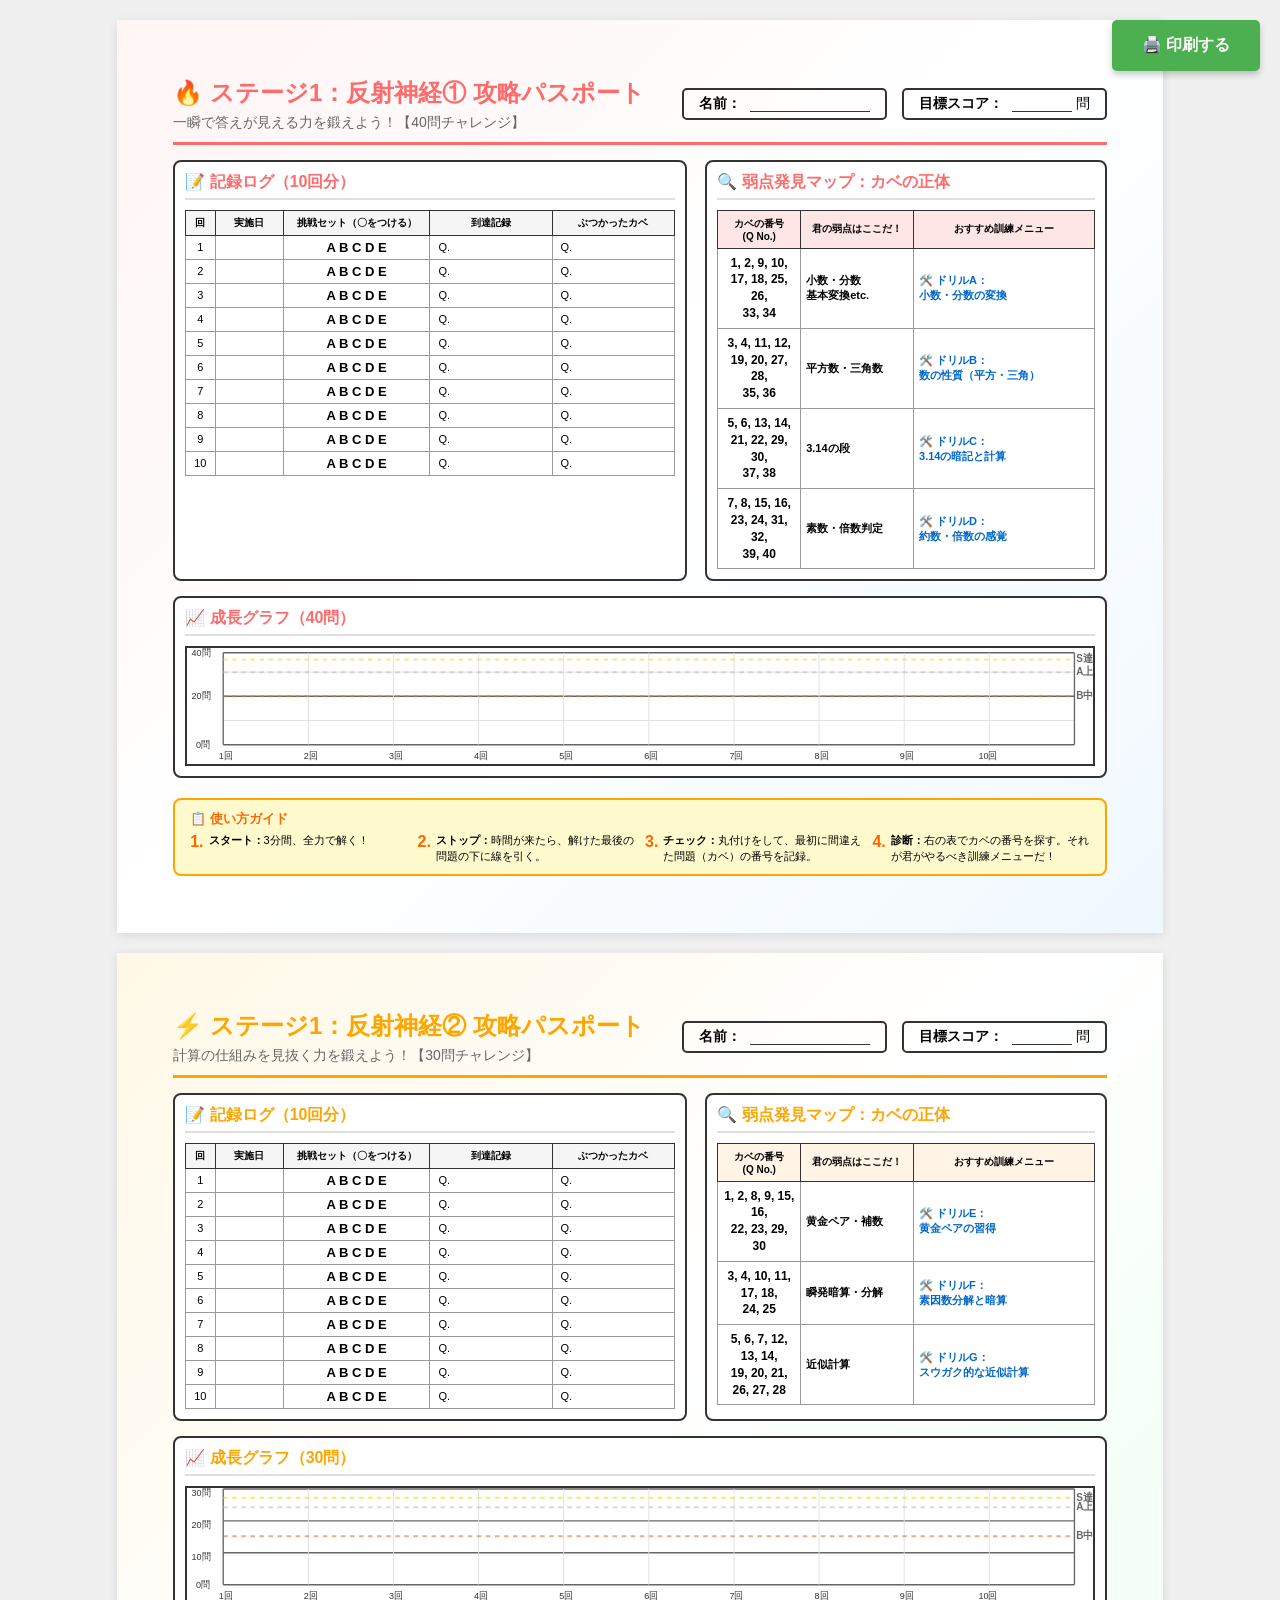
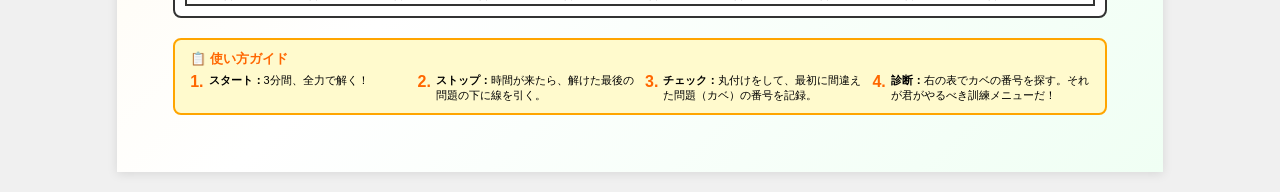
<file: prints/calculation-diagnostic-test_backup_20260215/record-passport.html>
<!DOCTYPE html>
<html lang="ja">

<head>
    <meta charset="UTF-8">
    <meta name="viewport" content="width=device-width, initial-scale=1.0">
    <title>ストリーク・チャレンジ 攻略パスポート</title>
    <style>
        * {
            margin: 0;
            padding: 0;
            box-sizing: border-box;
        }

        body {
            font-family: 'Noto Sans JP', 'Yu Gothic', 'Hiragino Kaku Gothic ProN', sans-serif;
            background: #f0f0f0;
            padding: 0;
        }

        @page {
            size: A4 landscape;
            margin: 10mm;
        }

        @media print {
            body {
                background: white;
            }

            .page {
                page-break-after: always;
                margin: 0;
            }

            .no-print {
                display: none;
            }
        }

        .page {
            width: 277mm;
            min-height: 190mm;
            background: white;
            margin: 20px auto;
            padding: 15mm;
            box-shadow: 0 2px 10px rgba(0, 0, 0, 0.1);
            position: relative;
        }

        /* ステージ別の背景グラデーション */
        .stage1 {
            background: linear-gradient(135deg, #fff5f5 0%, #ffffff 50%, #f0f8ff 100%);
        }

        .stage2 {
            background: linear-gradient(135deg, #fff8e6 0%, #ffffff 50%, #f0fff4 100%);
        }

        /* ヘッダー */
        .header {
            display: flex;
            justify-content: space-between;
            align-items: center;
            margin-bottom: 15px;
            padding-bottom: 10px;
            border-bottom: 3px solid #333;
        }

        .stage1 .header {
            border-bottom-color: #ff6b6b;
        }

        .stage2 .header {
            border-bottom-color: #ffa500;
        }

        .title-area h1 {
            font-size: 24px;
            font-weight: 900;
            margin-bottom: 5px;
        }

        .stage1 .title-area h1 {
            color: #ff6b6b;
        }

        .stage2 .title-area h1 {
            color: #ffa500;
        }

        .title-area .subtitle {
            font-size: 14px;
            color: #666;
            font-weight: normal;
        }

        .info-boxes {
            display: flex;
            gap: 15px;
        }

        .info-box {
            border: 2px solid #333;
            padding: 5px 15px;
            border-radius: 5px;
            font-size: 14px;
        }

        .info-box label {
            font-weight: bold;
            margin-right: 5px;
        }

        .info-box input {
            border: none;
            border-bottom: 1px solid #333;
            width: 120px;
            font-size: 14px;
            background: transparent;
        }

        /* レイアウト再編 */
        .top-row {
            display: grid;
            grid-template-columns: 55% 43%;
            gap: 2%;
            margin-bottom: 15px;
        }

        .record-section,
        .weakness-map {
            display: flex;
            flex-direction: column;
        }

        .graph-section {
            width: 100%;
            margin-bottom: 15px;
        }

        /* メインコンテンツ：2カラム */
        .main-content {
            display: grid;
            grid-template-columns: 1fr 1fr;
            gap: 20px;
            margin-bottom: 80px;
            /* 使い方ガイドのための余白 */
        }

        .left-panel,
        .right-panel {
            display: flex;
            flex-direction: column;
            gap: 15px;
        }

        /* セクション共通 */
        .section {
            border: 2px solid #333;
            border-radius: 8px;
            padding: 10px;
            background: white;
            height: 100%;
        }

        .section-title {
            font-size: 16px;
            font-weight: bold;
            margin-bottom: 10px;
            padding-bottom: 5px;
            border-bottom: 2px solid #e0e0e0;
        }

        .stage1 .section-title {
            color: #ff6b6b;
        }

        .stage2 .section-title {
            color: #ffa500;
        }

        /* 記録ログテーブル */
        .record-table {
            width: 100%;
            border-collapse: collapse;
            font-size: 11px;
        }

        .record-table th {
            background: #f5f5f5;
            border: 1px solid #333;
            padding: 5px 3px;
            font-weight: bold;
            font-size: 10px;
        }

        .record-table td {
            border: 1px solid #999;
            padding: 4px 3px;
            text-align: center;
        }

        .record-table .left-align {
            text-align: left;
            padding-left: 8px;
        }

        .record-table .set-column {
            font-size: 13px;
            font-weight: bold;
        }

        /* 成長グラフ */
        .graph-container {
            position: relative;
            width: 100%;
        }

        .graph-svg {
            width: 100%;
            height: 100%;
            border: 2px solid #333;
            background: white;
        }

        .graph-grid line {
            stroke: #e0e0e0;
            stroke-width: 1;
        }

        .graph-grid .major-line {
            stroke: #666;
            stroke-width: 1.5;
        }

        .graph-label {
            font-size: 10px;
            fill: #333;
        }

        .rank-line {
            stroke-width: 2;
            stroke-dasharray: 5, 5;
            opacity: 0.6;
        }

        .rank-line.s-rank {
            stroke: #ffd700;
        }

        .rank-line.a-rank {
            stroke: #c0c0c0;
        }

        .rank-line.b-rank {
            stroke: #cd7f32;
        }

        .rank-label {
            font-size: 11px;
            font-weight: bold;
            fill: #666;
        }

        /* 弱点発見マップ */
        .weakness-map {
            flex: 1;
        }

        .weakness-table {
            width: 100%;
            border-collapse: collapse;
            font-size: 11px;
        }

        .weakness-table th {
            background: #f5f5f5;
            border: 1px solid #333;
            padding: 6px 4px;
            font-weight: bold;
            font-size: 10px;
        }

        .weakness-table td {
            border: 1px solid #999;
            padding: 6px 5px;
            vertical-align: middle;
        }

        .weakness-table .q-numbers {
            text-align: center;
            font-weight: bold;
            font-size: 12px;
            width: 22%;
            line-height: 1.4;
        }

        .weakness-table .weakness-name {
            font-weight: bold;
            width: 30%;
        }

        .weakness-table .drill-name {
            color: #0066cc;
            font-weight: bold;
            width: 48%;
        }

        .stage1 .weakness-table th {
            background: #ffe6e6;
        }

        .stage2 .weakness-table th {
            background: #fff4e6;
        }

        /* 運用ルール */
        .rules {
            margin-top: 20px;
            background: #fffacd;
            border: 2px solid #ffa500;
            border-radius: 8px;
            padding: 10px 15px;
            font-size: 11px;
        }

        .rules-title {
            font-weight: bold;
            font-size: 13px;
            margin-bottom: 5px;
            color: #ff6600;
        }

        .rules-list {
            display: grid;
            grid-template-columns: repeat(4, 1fr);
            gap: 10px;
        }

        .rule-item {
            display: flex;
            align-items: flex-start;
        }

        .rule-number {
            font-weight: bold;
            font-size: 16px;
            color: #ff6600;
            margin-right: 5px;
        }

        .rule-text {
            line-height: 1.4;
        }

        /* 印刷ボタン */
        .no-print {
            position: fixed;
            top: 20px;
            right: 20px;
            z-index: 1000;
        }

        .print-btn {
            background: #4CAF50;
            color: white;
            border: none;
            padding: 15px 30px;
            font-size: 16px;
            font-weight: bold;
            border-radius: 5px;
            cursor: pointer;
            box-shadow: 0 4px 6px rgba(0, 0, 0, 0.2);
        }

        .print-btn:hover {
            background: #45a049;
        }
    </style>
</head>

<body>
    <button class="no-print print-btn" onclick="window.print()">🖨️ 印刷する</button>

    <!-- ========== 第1ステージ：反射神経①（40問） ========== -->
    <div class="page stage1">
        <div class="header">
            <div class="title-area">
                <h1>🔥 ステージ1：反射神経① 攻略パスポート</h1>
                <p class="subtitle">一瞬で答えが見える力を鍛えよう！【40問チャレンジ】</p>
            </div>
            <div class="info-boxes">
                <div class="info-box">
                    <label>名前：</label>
                    <input type="text" />
                </div>
                <div class="info-box">
                    <label>目標スコア：</label>
                    <input type="text" style="width: 60px;" /> 問
                </div>
            </div>
        </div>

        <div class="top-row">
            <!-- 記録ログ -->
            <div class="section record-section">
                <div class="section-title">📝 記録ログ（10回分）</div>
                <table class="record-table">
                    <thead>
                        <tr>
                            <th style="width: 6%;">回</th>
                            <th style="width: 14%;">実施日</th>
                            <th style="width: 30%;">挑戦セット（〇をつける）</th>
                            <th style="width: 25%;">到達記録</th>
                            <th style="width: 25%;">ぶつかったカベ</th>
                        </tr>
                    </thead>
                    <tbody>
                        <tr>
                            <td>1</td>
                            <td></td>
                            <td class="set-column">A B C D E</td>
                            <td class="left-align">Q.</td>
                            <td class="left-align">Q.</td>
                        </tr>
                        <tr>
                            <td>2</td>
                            <td></td>
                            <td class="set-column">A B C D E</td>
                            <td class="left-align">Q.</td>
                            <td class="left-align">Q.</td>
                        </tr>
                        <tr>
                            <td>3</td>
                            <td></td>
                            <td class="set-column">A B C D E</td>
                            <td class="left-align">Q.</td>
                            <td class="left-align">Q.</td>
                        </tr>
                        <tr>
                            <td>4</td>
                            <td></td>
                            <td class="set-column">A B C D E</td>
                            <td class="left-align">Q.</td>
                            <td class="left-align">Q.</td>
                        </tr>
                        <tr>
                            <td>5</td>
                            <td></td>
                            <td class="set-column">A B C D E</td>
                            <td class="left-align">Q.</td>
                            <td class="left-align">Q.</td>
                        </tr>
                        <tr>
                            <td>6</td>
                            <td></td>
                            <td class="set-column">A B C D E</td>
                            <td class="left-align">Q.</td>
                            <td class="left-align">Q.</td>
                        </tr>
                        <tr>
                            <td>7</td>
                            <td></td>
                            <td class="set-column">A B C D E</td>
                            <td class="left-align">Q.</td>
                            <td class="left-align">Q.</td>
                        </tr>
                        <tr>
                            <td>8</td>
                            <td></td>
                            <td class="set-column">A B C D E</td>
                            <td class="left-align">Q.</td>
                            <td class="left-align">Q.</td>
                        </tr>
                        <tr>
                            <td>9</td>
                            <td></td>
                            <td class="set-column">A B C D E</td>
                            <td class="left-align">Q.</td>
                            <td class="left-align">Q.</td>
                        </tr>
                        <tr>
                            <td>10</td>
                            <td></td>
                            <td class="set-column">A B C D E</td>
                            <td class="left-align">Q.</td>
                            <td class="left-align">Q.</td>
                        </tr>
                    </tbody>
                </table>
            </div>

            <div class="section weakness-map">
                <div class="section-title">🔍 弱点発見マップ：カベの正体</div>
                <table class="weakness-table">
                    <thead>
                        <tr>
                            <th>カベの番号<br>(Q No.)</th>
                            <th>君の弱点はここだ！</th>
                            <th>おすすめ訓練メニュー</th>
                        </tr>
                    </thead>
                    <tbody>
                        <tr>
                            <td class="q-numbers">1, 2, 9, 10,<br>17, 18, 25, 26,<br>33, 34</td>
                            <td class="weakness-name">小数・分数<br>基本変換etc.</td>
                            <td class="drill-name">🛠️ ドリルA：<br>小数・分数の変換</td>
                        </tr>
                        <tr>
                            <td class="q-numbers">3, 4, 11, 12,<br>19, 20, 27, 28,<br>35, 36</td>
                            <td class="weakness-name">平方数・三角数</td>
                            <td class="drill-name">🛠️ ドリルB：<br>数の性質（平方・三角）</td>
                        </tr>
                        <tr>
                            <td class="q-numbers">5, 6, 13, 14,<br>21, 22, 29, 30,<br>37, 38</td>
                            <td class="weakness-name">3.14の段</td>
                            <td class="drill-name">🛠️ ドリルC：<br>3.14の暗記と計算</td>
                        </tr>
                        <tr>
                            <td class="q-numbers">7, 8, 15, 16,<br>23, 24, 31, 32,<br>39, 40</td>
                            <td class="weakness-name">素数・倍数判定</td>
                            <td class="drill-name">🛠️ ドリルD：<br>約数・倍数の感覚</td>
                        </tr>
                    </tbody>
                </table>
            </div>
        </div>

        <!-- 成長グラフ（40問）：全幅 -->
        <div class="section graph-section">
            <div class="section-title">📈 成長グラフ（40問）</div>
            <div class="graph-container" style="height: 120px;">
                <svg class="graph-svg" viewBox="0 0 1000 120" preserveAspectRatio="none">
                    <!-- グリッド -->
                    <g class="graph-grid">
                        <line x1="40" y1="100" x2="980" y2="100" class="major-line" /> <!-- 0 -->
                        <line x1="40" y1="75" x2="980" y2="75" /> <!-- 10 -->
                        <line x1="40" y1="50" x2="980" y2="50" class="major-line" /> <!-- 20 -->
                        <line x1="40" y1="25" x2="980" y2="25" /> <!-- 30 -->
                        <line x1="40" y1="5" x2="980" y2="5" class="major-line" /> <!-- 40 -->

                        <!-- 縦線（回数） -->
                        <line x1="40" y1="5" x2="40" y2="100" class="major-line" />
                        <line x1="134" y1="5" x2="134" y2="100" />
                        <line x1="228" y1="5" x2="228" y2="100" />
                        <line x1="322" y1="5" x2="322" y2="100" />
                        <line x1="416" y1="5" x2="416" y2="100" />
                        <line x1="510" y1="5" x2="510" y2="100" />
                        <line x1="604" y1="5" x2="604" y2="100" />
                        <line x1="698" y1="5" x2="698" y2="100" />
                        <line x1="792" y1="5" x2="792" y2="100" />
                        <line x1="886" y1="5" x2="886" y2="100" />
                        <line x1="980" y1="5" x2="980" y2="100" class="major-line" />
                    </g>
                    <!-- ランクボーダー -->
                    <line x1="40" y1="12" x2="980" y2="12" class="rank-line s-rank" stroke-width="1" />
                    <text x="982" y="15" class="rank-label" font-size="9" fill="#ffd700">S達人</text>
                    <line x1="40" y1="25" x2="980" y2="25" class="rank-line a-rank" stroke-width="1" />
                    <text x="982" y="28" class="rank-label" font-size="9" fill="#c0c0c0">A上級</text>
                    <line x1="40" y1="50" x2="980" y2="50" class="rank-line b-rank" stroke-width="1" />
                    <text x="982" y="53" class="rank-label" font-size="9" fill="#cd7f32">B中級</text>

                    <!-- 軸ラベル -->
                    <text x="5" y="8" class="graph-label" font-size="9">40問</text>
                    <text x="5" y="53" class="graph-label" font-size="9">20問</text>
                    <text x="10" y="103" class="graph-label" font-size="9">0問</text>

                    <text x="35" y="115" class="graph-label" font-size="9">1回</text>
                    <text x="129" y="115" class="graph-label" font-size="9">2回</text>
                    <text x="223" y="115" class="graph-label" font-size="9">3回</text>
                    <text x="317" y="115" class="graph-label" font-size="9">4回</text>
                    <text x="411" y="115" class="graph-label" font-size="9">5回</text>
                    <text x="505" y="115" class="graph-label" font-size="9">6回</text>
                    <text x="599" y="115" class="graph-label" font-size="9">7回</text>
                    <text x="693" y="115" class="graph-label" font-size="9">8回</text>
                    <text x="787" y="115" class="graph-label" font-size="9">9回</text>
                    <text x="874" y="115" class="graph-label" font-size="9">10回</text>
                </svg>
            </div>
        </div>

        <div class="rules">
            <div class="rules-title">📋 使い方ガイド</div>
            <div class="rules-list">
                <div class="rule-item">
                    <span class="rule-number">1.</span>
                    <span class="rule-text"><strong>スタート：</strong>3分間、全力で解く！</span>
                </div>
                <div class="rule-item">
                    <span class="rule-number">2.</span>
                    <span class="rule-text"><strong>ストップ：</strong>時間が来たら、解けた最後の問題の下に線を引く。</span>
                </div>
                <div class="rule-item">
                    <span class="rule-number">3.</span>
                    <span class="rule-text"><strong>チェック：</strong>丸付けをして、最初に間違えた問題（カベ）の番号を記録。</span>
                </div>
                <div class="rule-item">
                    <span class="rule-number">4.</span>
                    <span class="rule-text"><strong>診断：</strong>右の表でカベの番号を探す。それが君がやるべき訓練メニューだ！</span>
                </div>
            </div>
        </div>
    </div>

    <!-- ========== 第1ステージ：反射神経②（30問） ========== -->
    <div class="page stage2">
        <div class="header">
            <div class="title-area">
                <h1>⚡ ステージ1：反射神経② 攻略パスポート</h1>
                <p class="subtitle">計算の仕組みを見抜く力を鍛えよう！【30問チャレンジ】</p>
            </div>
            <div class="info-boxes">
                <div class="info-box">
                    <label>名前：</label>
                    <input type="text" />
                </div>
                <div class="info-box">
                    <label>目標スコア：</label>
                    <input type="text" style="width: 60px;" /> 問
                </div>
            </div>
        </div>

        <div class="top-row">
            <!-- 記録ログ -->
            <div class="section record-section">
                <div class="section-title">📝 記録ログ（10回分）</div>
                <table class="record-table">
                    <thead>
                        <tr>
                            <th style="width: 6%;">回</th>
                            <th style="width: 14%;">実施日</th>
                            <th style="width: 30%;">挑戦セット（〇をつける）</th>
                            <th style="width: 25%;">到達記録</th>
                            <th style="width: 25%;">ぶつかったカベ</th>
                        </tr>
                    </thead>
                    <tbody>
                        <tr>
                            <td>1</td>
                            <td></td>
                            <td class="set-column">A B C D E</td>
                            <td class="left-align">Q.</td>
                            <td class="left-align">Q.</td>
                        </tr>
                        <tr>
                            <td>2</td>
                            <td></td>
                            <td class="set-column">A B C D E</td>
                            <td class="left-align">Q.</td>
                            <td class="left-align">Q.</td>
                        </tr>
                        <tr>
                            <td>3</td>
                            <td></td>
                            <td class="set-column">A B C D E</td>
                            <td class="left-align">Q.</td>
                            <td class="left-align">Q.</td>
                        </tr>
                        <tr>
                            <td>4</td>
                            <td></td>
                            <td class="set-column">A B C D E</td>
                            <td class="left-align">Q.</td>
                            <td class="left-align">Q.</td>
                        </tr>
                        <tr>
                            <td>5</td>
                            <td></td>
                            <td class="set-column">A B C D E</td>
                            <td class="left-align">Q.</td>
                            <td class="left-align">Q.</td>
                        </tr>
                        <tr>
                            <td>6</td>
                            <td></td>
                            <td class="set-column">A B C D E</td>
                            <td class="left-align">Q.</td>
                            <td class="left-align">Q.</td>
                        </tr>
                        <tr>
                            <td>7</td>
                            <td></td>
                            <td class="set-column">A B C D E</td>
                            <td class="left-align">Q.</td>
                            <td class="left-align">Q.</td>
                        </tr>
                        <tr>
                            <td>8</td>
                            <td></td>
                            <td class="set-column">A B C D E</td>
                            <td class="left-align">Q.</td>
                            <td class="left-align">Q.</td>
                        </tr>
                        <tr>
                            <td>9</td>
                            <td></td>
                            <td class="set-column">A B C D E</td>
                            <td class="left-align">Q.</td>
                            <td class="left-align">Q.</td>
                        </tr>
                        <tr>
                            <td>10</td>
                            <td></td>
                            <td class="set-column">A B C D E</td>
                            <td class="left-align">Q.</td>
                            <td class="left-align">Q.</td>
                        </tr>
                    </tbody>
                </table>
            </div>

            <div class="section weakness-map">
                <div class="section-title">🔍 弱点発見マップ：カベの正体</div>
                <table class="weakness-table">
                    <thead>
                        <tr>
                            <th>カベの番号<br>(Q No.)</th>
                            <th>君の弱点はここだ！</th>
                            <th>おすすめ訓練メニュー</th>
                        </tr>
                    </thead>
                    <tbody>
                        <tr>
                            <td class="q-numbers">1, 2, 8, 9, 15, 16,<br>22, 23, 29, 30</td>
                            <td class="weakness-name">黄金ペア・補数</td>
                            <td class="drill-name">🛠️ ドリルE：<br>黄金ペアの習得</td>
                        </tr>
                        <tr>
                            <td class="q-numbers">3, 4, 10, 11, 17, 18,<br>24, 25</td>
                            <td class="weakness-name">瞬発暗算・分解</td>
                            <td class="drill-name">🛠️ ドリルF：<br>素因数分解と暗算</td>
                        </tr>
                        <tr>
                            <td class="q-numbers">5, 6, 7, 12, 13, 14,<br>19, 20, 21, 26, 27, 28</td>
                            <td class="weakness-name">近似計算</td>
                            <td class="drill-name">🛠️ ドリルG：<br>スウガク的な近似計算</td>
                        </tr>
                    </tbody>
                </table>
            </div>
        </div>

        <!-- 成長グラフ（30問）：全幅 -->
        <div class="section graph-section">
            <div class="section-title">📈 成長グラフ（30問）</div>
            <div class="graph-container" style="height: 120px;">
                <svg class="graph-svg" viewBox="0 0 1000 120" preserveAspectRatio="none">
                    <!-- グリッド -->
                    <g class="graph-grid">
                        <line x1="40" y1="100" x2="980" y2="100" class="major-line" /> <!-- 0 -->
                        <line x1="40" y1="67" x2="980" y2="67" class="major-line" /> <!-- 10 -->
                        <line x1="40" y1="34" x2="980" y2="34" class="major-line" /> <!-- 20 -->
                        <line x1="40" y1="1" x2="980" y2="1" class="major-line" /> <!-- 30 -->

                        <!-- 縦線 -->
                        <line x1="40" y1="1" x2="40" y2="100" class="major-line" />
                        <line x1="134" y1="1" x2="134" y2="100" />
                        <line x1="228" y1="1" x2="228" y2="100" />
                        <line x1="322" y1="1" x2="322" y2="100" />
                        <line x1="416" y1="1" x2="416" y2="100" />
                        <line x1="510" y1="1" x2="510" y2="100" />
                        <line x1="604" y1="1" x2="604" y2="100" />
                        <line x1="698" y1="1" x2="698" y2="100" />
                        <line x1="792" y1="1" x2="792" y2="100" />
                        <line x1="886" y1="1" x2="886" y2="100" />
                        <line x1="980" y1="1" x2="980" y2="100" class="major-line" />
                    </g>
                    <!-- ランクボーダー -->
                    <line x1="40" y1="10" x2="980" y2="10" class="rank-line s-rank" stroke-width="1" />
                    <text x="982" y="13" class="rank-label" font-size="9" fill="#ffd700">S達人</text>
                    <line x1="40" y1="20" x2="980" y2="20" class="rank-line a-rank" stroke-width="1" />
                    <text x="982" y="23" class="rank-label" font-size="9" fill="#c0c0c0">A上級</text>
                    <line x1="40" y1="50" x2="980" y2="50" class="rank-line b-rank" stroke-width="1" />
                    <text x="982" y="53" class="rank-label" font-size="9" fill="#cd7f32">B中級</text>

                    <!-- 軸ラベル -->
                    <text x="5" y="8" class="graph-label" font-size="9">30問</text>
                    <text x="5" y="41" class="graph-label" font-size="9">20問</text>
                    <text x="5" y="74" class="graph-label" font-size="9">10問</text>
                    <text x="10" y="103" class="graph-label" font-size="9">0問</text>

                    <text x="35" y="115" class="graph-label" font-size="9">1回</text>
                    <text x="129" y="115" class="graph-label" font-size="9">2回</text>
                    <text x="223" y="115" class="graph-label" font-size="9">3回</text>
                    <text x="317" y="115" class="graph-label" font-size="9">4回</text>
                    <text x="411" y="115" class="graph-label" font-size="9">5回</text>
                    <text x="505" y="115" class="graph-label" font-size="9">6回</text>
                    <text x="599" y="115" class="graph-label" font-size="9">7回</text>
                    <text x="693" y="115" class="graph-label" font-size="9">8回</text>
                    <text x="787" y="115" class="graph-label" font-size="9">9回</text>
                    <text x="874" y="115" class="graph-label" font-size="9">10回</text>
                </svg>
            </div>
        </div>

        <div class="rules">
            <div class="rules-title">📋 使い方ガイド</div>
            <div class="rules-list">
                <div class="rule-item">
                    <span class="rule-number">1.</span>
                    <span class="rule-text"><strong>スタート：</strong>3分間、全力で解く！</span>
                </div>
                <div class="rule-item">
                    <span class="rule-number">2.</span>
                    <span class="rule-text"><strong>ストップ：</strong>時間が来たら、解けた最後の問題の下に線を引く。</span>
                </div>
                <div class="rule-item">
                    <span class="rule-number">3.</span>
                    <span class="rule-text"><strong>チェック：</strong>丸付けをして、最初に間違えた問題（カベ）の番号を記録。</span>
                </div>
                <div class="rule-item">
                    <span class="rule-number">4.</span>
                    <span class="rule-text"><strong>診断：</strong>右の表でカベの番号を探す。それが君がやるべき訓練メニューだ！</span>
                </div>
            </div>
        </div>
    </div>
</body>

</html>
</file>
